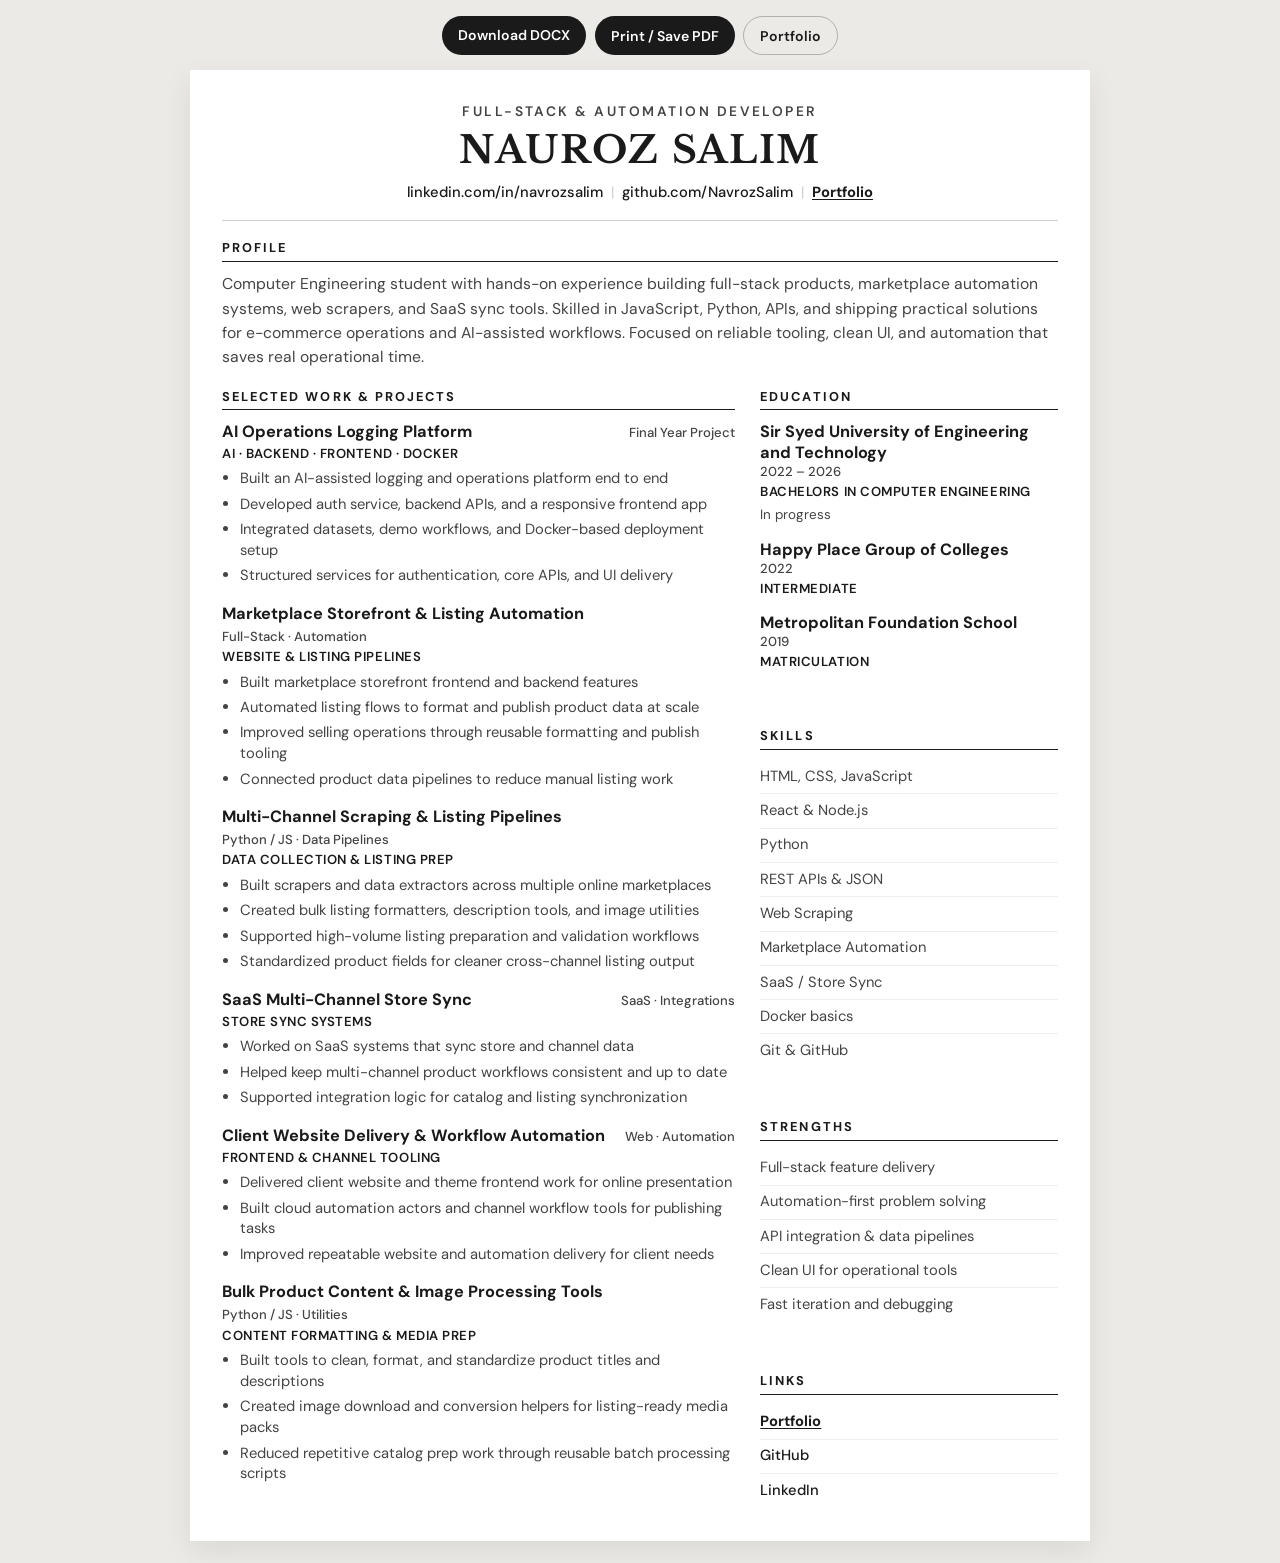
<file: cv.html>
<!DOCTYPE html>
<html lang="en">
<head>
    <meta charset="UTF-8">
    <meta name="viewport" content="width=device-width, initial-scale=1.0">
    <title>Nauroz Salim — CV</title>
    <link rel="preconnect" href="https://fonts.googleapis.com">
    <link rel="preconnect" href="https://fonts.gstatic.com" crossorigin>
    <link href="https://fonts.googleapis.com/css2?family=DM+Sans:ital,opsz,wght@0,9..40,400;0,9..40,500;0,9..40,600;0,9..40,700;1,9..40,400&family=Libre+Baskerville:wght@400;700&display=swap" rel="stylesheet">
    <link rel="stylesheet" href="cv.css">
</head>
<body>
    <div class="cv-toolbar screen-only">
        <a class="btn" href="Nauroz_Salim_CV.docx" download>Download DOCX</a>
        <button type="button" class="btn" onclick="window.print()">Print / Save PDF</button>
        <a class="btn btn--ghost" href="https://navrozsalim.github.io/Portfolio/" target="_blank" rel="noopener noreferrer">Portfolio</a>
    </div>

    <main class="cv" aria-label="Curriculum Vitae of Nauroz Salim">
        <header class="cv__header">
            <p class="cv__role">Full-Stack &amp; Automation Developer</p>
            <h1 class="cv__name">NAUROZ SALIM</h1>
            <p class="cv__contacts">
                <a href="https://www.linkedin.com/in/navrozsalim">linkedin.com/in/navrozsalim</a>
                <span class="sep">|</span>
                <a href="https://github.com/NavrozSalim">github.com/NavrozSalim</a>
                <span class="sep">|</span>
                <a class="cv__portfolio-link" href="https://navrozsalim.github.io/Portfolio/">Portfolio</a>
            </p>
        </header>

        <section class="cv__section">
            <h2>Profile</h2>
            <p>
                Computer Engineering student with hands-on experience building full-stack products,
                marketplace automation systems, web scrapers, and SaaS sync tools. Skilled in
                JavaScript, Python, APIs, and shipping practical solutions for e-commerce
                operations and AI-assisted workflows. Focused on reliable tooling, clean UI,
                and automation that saves real operational time.
            </p>
        </section>

        <div class="cv__columns">
            <div class="cv__main">
                <section class="cv__section">
                    <h2>Selected Work &amp; Projects</h2>

                    <article class="cv__job">
                        <div class="cv__job-top">
                            <h3>AI Operations Logging Platform</h3>
                            <span class="cv__dates">Final Year Project</span>
                        </div>
                        <p class="cv__job-role">AI · Backend · Frontend · Docker</p>
                        <ul>
                            <li>Built an AI-assisted logging and operations platform end to end</li>
                            <li>Developed auth service, backend APIs, and a responsive frontend app</li>
                            <li>Integrated datasets, demo workflows, and Docker-based deployment setup</li>
                            <li>Structured services for authentication, core APIs, and UI delivery</li>
                        </ul>
                    </article>

                    <article class="cv__job">
                        <div class="cv__job-top">
                            <h3>Marketplace Storefront &amp; Listing Automation</h3>
                            <span class="cv__dates">Full-Stack · Automation</span>
                        </div>
                        <p class="cv__job-role">Website &amp; Listing Pipelines</p>
                        <ul>
                            <li>Built marketplace storefront frontend and backend features</li>
                            <li>Automated listing flows to format and publish product data at scale</li>
                            <li>Improved selling operations through reusable formatting and publish tooling</li>
                            <li>Connected product data pipelines to reduce manual listing work</li>
                        </ul>
                    </article>

                    <article class="cv__job">
                        <div class="cv__job-top">
                            <h3>Multi-Channel Scraping &amp; Listing Pipelines</h3>
                            <span class="cv__dates">Python / JS · Data Pipelines</span>
                        </div>
                        <p class="cv__job-role">Data Collection &amp; Listing Prep</p>
                        <ul>
                            <li>Built scrapers and data extractors across multiple online marketplaces</li>
                            <li>Created bulk listing formatters, description tools, and image utilities</li>
                            <li>Supported high-volume listing preparation and validation workflows</li>
                            <li>Standardized product fields for cleaner cross-channel listing output</li>
                        </ul>
                    </article>

                    <article class="cv__job">
                        <div class="cv__job-top">
                            <h3>SaaS Multi-Channel Store Sync</h3>
                            <span class="cv__dates">SaaS · Integrations</span>
                        </div>
                        <p class="cv__job-role">Store Sync Systems</p>
                        <ul>
                            <li>Worked on SaaS systems that sync store and channel data</li>
                            <li>Helped keep multi-channel product workflows consistent and up to date</li>
                            <li>Supported integration logic for catalog and listing synchronization</li>
                        </ul>
                    </article>

                    <article class="cv__job">
                        <div class="cv__job-top">
                            <h3>Client Website Delivery &amp; Workflow Automation</h3>
                            <span class="cv__dates">Web · Automation</span>
                        </div>
                        <p class="cv__job-role">Frontend &amp; Channel Tooling</p>
                        <ul>
                            <li>Delivered client website and theme frontend work for online presentation</li>
                            <li>Built cloud automation actors and channel workflow tools for publishing tasks</li>
                            <li>Improved repeatable website and automation delivery for client needs</li>
                        </ul>
                    </article>

                    <article class="cv__job">
                        <div class="cv__job-top">
                            <h3>Bulk Product Content &amp; Image Processing Tools</h3>
                            <span class="cv__dates">Python / JS · Utilities</span>
                        </div>
                        <p class="cv__job-role">Content Formatting &amp; Media Prep</p>
                        <ul>
                            <li>Built tools to clean, format, and standardize product titles and descriptions</li>
                            <li>Created image download and conversion helpers for listing-ready media packs</li>
                            <li>Reduced repetitive catalog prep work through reusable batch processing scripts</li>
                        </ul>
                    </article>
                </section>
            </div>

            <aside class="cv__side">
                <section class="cv__section">
                    <h2>Education</h2>
                    <article class="cv__edu">
                        <h3>Sir Syed University of Engineering and Technology</h3>
                        <p class="cv__dates">2022 – 2026</p>
                        <p class="cv__job-role">Bachelors in Computer Engineering</p>
                        <p class="cv__note">In progress</p>
                    </article>
                    <article class="cv__edu">
                        <h3>Happy Place Group of Colleges</h3>
                        <p class="cv__dates">2022</p>
                        <p class="cv__job-role">Intermediate</p>
                    </article>
                    <article class="cv__edu">
                        <h3>Metropolitan Foundation School</h3>
                        <p class="cv__dates">2019</p>
                        <p class="cv__job-role">Matriculation</p>
                    </article>
                </section>

                <section class="cv__section">
                    <h2>Skills</h2>
                    <ul class="cv__skills">
                        <li>HTML, CSS, JavaScript</li>
                        <li>React &amp; Node.js</li>
                        <li>Python</li>
                        <li>REST APIs &amp; JSON</li>
                        <li>Web Scraping</li>
                        <li>Marketplace Automation</li>
                        <li>SaaS / Store Sync</li>
                        <li>Docker basics</li>
                        <li>Git &amp; GitHub</li>
                    </ul>
                </section>

                <section class="cv__section">
                    <h2>Strengths</h2>
                    <ul class="cv__skills">
                        <li>Full-stack feature delivery</li>
                        <li>Automation-first problem solving</li>
                        <li>API integration &amp; data pipelines</li>
                        <li>Clean UI for operational tools</li>
                        <li>Fast iteration and debugging</li>
                    </ul>
                </section>

                <section class="cv__section cv__section--last">
                    <h2>Links</h2>
                    <ul class="cv__skills">
                        <li><a class="cv__portfolio-link" href="https://navrozsalim.github.io/Portfolio/">Portfolio</a></li>
                        <li><a href="https://github.com/NavrozSalim">GitHub</a></li>
                        <li><a href="https://www.linkedin.com/in/navrozsalim">LinkedIn</a></li>
                    </ul>
                </section>
            </aside>
        </div>
    </main>
</body>
</html>
</file>
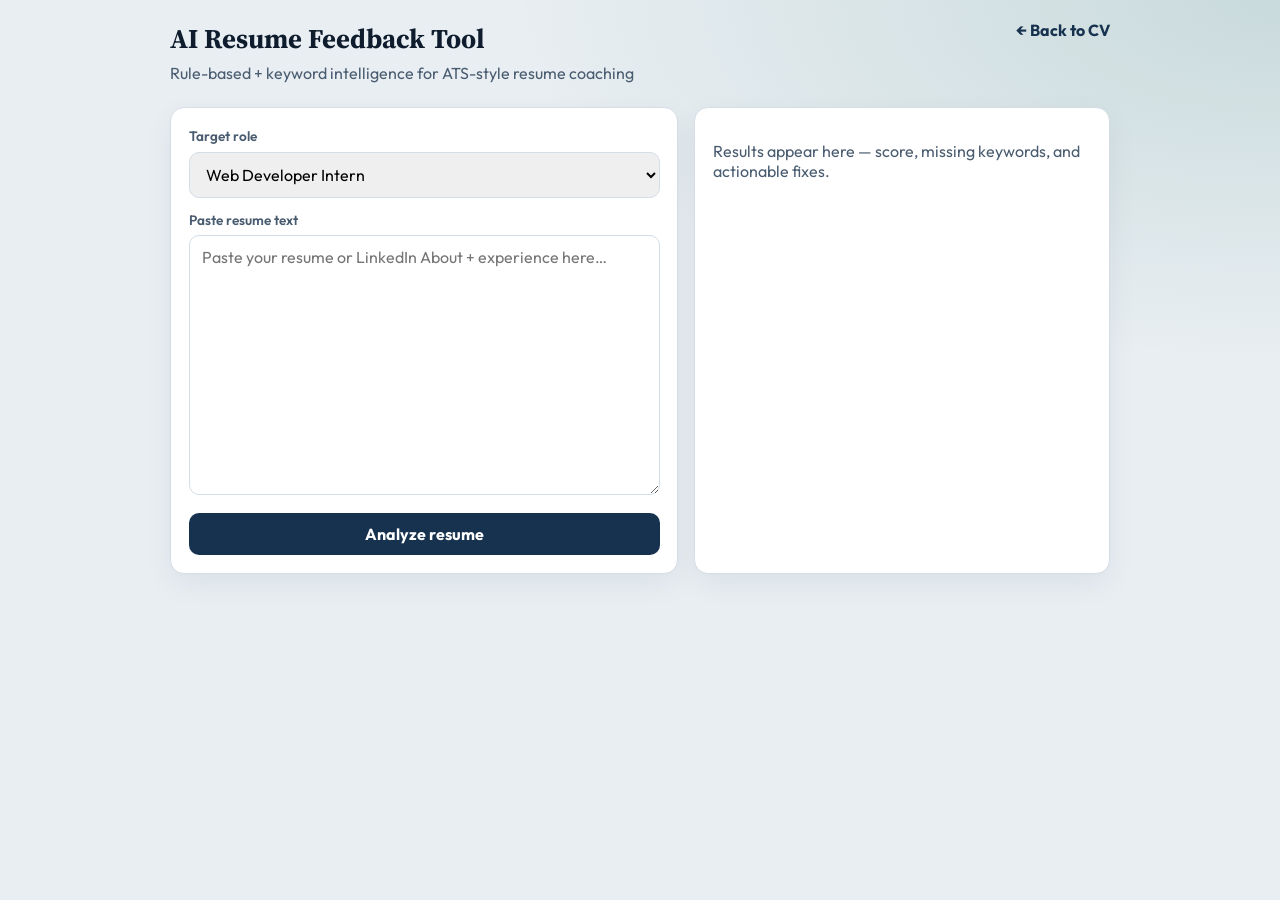
<file: projects/ai-resume-assistant.html>
<!DOCTYPE html>
<html lang="en">
<head>
  <meta charset="UTF-8">
  <meta name="viewport" content="width=device-width, initial-scale=1.0">
  <title>AI Resume Feedback Tool — Nauroz Salim</title>
  <link href="https://fonts.googleapis.com/css2?family=Outfit:wght@400;500;600;700&family=Source+Serif+4:opsz,wght@8..60,600&display=swap" rel="stylesheet">
  <style>
    :root {
      --ink: #0f1c2e;
      --muted: #4a5c70;
      --panel: #ffffff;
      --bg: #e8eef2;
      --accent: #1a6b5c;
      --band: #16324f;
      --line: #d5dde6;
      --good: #1b7f5a;
      --mid: #9a6b12;
      --bad: #a33b2b;
    }
    * { box-sizing: border-box; }
    body {
      margin: 0;
      font-family: Outfit, sans-serif;
      color: var(--ink);
      background:
        radial-gradient(ellipse 60% 40% at 100% 0%, rgba(26,107,92,.15), transparent),
        var(--bg);
      min-height: 100vh;
    }
    header {
      max-width: 980px;
      margin: 0 auto;
      padding: 1.25rem 1.25rem 0.5rem;
      display: flex;
      justify-content: space-between;
      gap: 1rem;
      align-items: start;
      flex-wrap: wrap;
    }
    h1 { margin: 0; font-family: "Source Serif 4", Georgia, serif; font-size: 1.7rem; }
    .sub { margin: 0.35rem 0 0; color: var(--muted); }
    a.back { color: var(--band); font-weight: 700; text-decoration: none; }
    .wrap {
      max-width: 980px;
      margin: 0 auto;
      padding: 1rem 1.25rem 2.5rem;
      display: grid;
      grid-template-columns: 1.1fr 0.9fr;
      gap: 1rem;
    }
    .card {
      background: var(--panel);
      border: 1px solid var(--line);
      border-radius: 14px;
      padding: 1.1rem;
      box-shadow: 0 10px 30px rgba(15,28,46,.06);
    }
    label { font-size: 0.85rem; font-weight: 600; color: var(--muted); }
    textarea, select, button, input {
      width: 100%;
      margin-top: 0.4rem;
      font: inherit;
      border-radius: 10px;
      border: 1px solid var(--line);
      padding: 0.7rem 0.8rem;
    }
    textarea { min-height: 260px; resize: vertical; }
    button {
      margin-top: 0.85rem;
      background: var(--band);
      color: #fff;
      border: none;
      font-weight: 700;
      cursor: pointer;
    }
    button:hover { background: var(--accent); }
    .score-wrap { display: flex; align-items: center; gap: 1rem; margin-bottom: 1rem; }
    .score {
      width: 84px; height: 84px; border-radius: 50%;
      display: grid; place-items: center;
      font-size: 1.5rem; font-weight: 700;
      border: 4px solid var(--accent);
      color: var(--accent);
    }
    .chips { display: flex; flex-wrap: wrap; gap: 0.4rem; margin: 0.5rem 0 1rem; }
    .chip {
      font-size: 0.78rem; font-weight: 600;
      padding: 0.3rem 0.6rem; border-radius: 999px;
      background: #eef5f3; color: var(--accent);
    }
    .item { margin: 0 0 0.85rem; padding-bottom: 0.85rem; border-bottom: 1px solid var(--line); }
    .item:last-child { border-bottom: none; margin: 0; padding: 0; }
    .item h3 { margin: 0 0 0.25rem; font-size: 0.95rem; }
    .item p { margin: 0; color: var(--muted); font-size: 0.9rem; line-height: 1.45; }
    .tag { font-size: 0.72rem; font-weight: 700; text-transform: uppercase; letter-spacing: .06em; }
    .good { color: var(--good); }
    .mid { color: var(--mid); }
    .bad { color: var(--bad); }
    .empty { color: var(--muted); }
    @media (max-width: 800px) { .wrap { grid-template-columns: 1fr; } }
  </style>
</head>
<body>
  <header>
    <div>
      <h1>AI Resume Feedback Tool</h1>
      <p class="sub">Rule-based + keyword intelligence for ATS-style resume coaching</p>
    </div>
    <a class="back" href="../cv.html">← Back to CV</a>
  </header>
  <div class="wrap">
    <section class="card">
      <label for="role">Target role</label>
      <select id="role">
        <option>Web Developer Intern</option>
        <option>Frontend Developer</option>
        <option>Full-Stack Developer</option>
        <option>Software Engineering Intern</option>
      </select>
      <label for="resume" style="display:block;margin-top:.8rem">Paste resume text</label>
      <textarea id="resume" placeholder="Paste your resume or LinkedIn About + experience here…"></textarea>
      <button type="button" id="analyze">Analyze resume</button>
    </section>
    <section class="card" id="out">
      <p class="empty">Results appear here — score, missing keywords, and actionable fixes.</p>
    </section>
  </div>
  <script>
    const keywordsByRole = {
      "Web Developer Intern": ["html", "css", "javascript", "react", "api", "git", "responsive", "portfolio", "internship"],
      "Frontend Developer": ["react", "javascript", "typescript", "css", "accessibility", "responsive", "component", "state", "ui"],
      "Full-Stack Developer": ["react", "node", "api", "database", "authentication", "rest", "javascript", "deploy", "testing"],
      "Software Engineering Intern": ["python", "algorithms", "git", "oop", "data structures", "api", "problem solving", "team"]
    };

    function analyze(text, role) {
      const lower = text.toLowerCase();
      const words = lower.split(/\W+/).filter(Boolean);
      const keys = keywordsByRole[role];
      const found = keys.filter(k => lower.includes(k));
      const missing = keys.filter(k => !lower.includes(k));
      let score = Math.round((found.length / keys.length) * 70);
      if (text.length > 400) score += 8;
      if (text.length > 900) score += 7;
      if (/\d{4}/.test(text)) score += 5;
      if (/project|built|developed|implemented/i.test(text)) score += 5;
      if (/http|github|linkedin|portfolio/i.test(text)) score += 5;
      score = Math.min(98, score);

      const tips = [];
      if (missing.length) {
        tips.push({
          level: "bad",
          title: "Add role keywords for ATS",
          body: "Missing high-signal terms: " + missing.slice(0, 5).join(", ") + "."
        });
      }
      if (!/measurable|%|\d+\+?/i.test(text)) {
        tips.push({
          level: "mid",
          title: "Quantify impact",
          body: "Add numbers (users, load time, features shipped) so recruiters see outcomes, not only tasks."
        });
      }
      if (!/react|node|python|api/i.test(text)) {
        tips.push({
          level: "mid",
          title: "Highlight modern stack",
          body: "Today’s junior roles expect React/Node or strong JavaScript + API work called out near the top."
        });
      }
      if (text.length < 350) {
        tips.push({
          level: "bad",
          title: "Expand project depth",
          body: "Each project should mention problem, tech, and result in 2–3 lines."
        });
      }
      tips.push({
        level: "good",
        title: "Lead with a hiring headline",
        body: "Put target title + strongest stack in the first two lines (e.g. Web Developer Intern | React, Node, APIs)."
      });

      return { score, found, missing, tips };
    }

    document.getElementById("analyze").addEventListener("click", () => {
      const text = document.getElementById("resume").value.trim();
      const role = document.getElementById("role").value;
      const out = document.getElementById("out");
      if (text.length < 40) {
        out.innerHTML = "<p class='empty'>Paste at least a short resume section to analyze.</p>";
        return;
      }
      const r = analyze(text, role);
      out.innerHTML = `
        <div class="score-wrap">
          <div class="score">${r.score}</div>
          <div>
            <strong>Match score for ${role}</strong>
            <p class="sub" style="margin:0.25rem 0 0">Based on keywords, structure signals, and project language.</p>
          </div>
        </div>
        <div class="chips">${r.found.map(k => `<span class="chip">${k}</span>`).join("") || "<span class='empty'>No target keywords found</span>"}</div>
        ${r.tips.map(t => `
          <article class="item">
            <div class="tag ${t.level}">${t.level === "good" ? "Keep" : t.level === "mid" ? "Improve" : "Fix"}</div>
            <h3>${t.title}</h3>
            <p>${t.body}</p>
          </article>
        `).join("")}
      `;
    });
  </script>
</body>
</html>
</file>
<file: cv.css>
:root {
    --ink: #1a1a1a;
    --muted: #444444;
    --line: #cfcfcf;
    --paper: #eceae6;
    --sheet: #ffffff;
}

* {
    box-sizing: border-box;
}

body {
    margin: 0;
    font-family: "DM Sans", "Segoe UI", Tahoma, sans-serif;
    color: #1a1a1a;
    background: var(--paper);
    -webkit-print-color-adjust: exact;
    print-color-adjust: exact;
}

.cv-toolbar {
    display: flex;
    flex-wrap: wrap;
    gap: 0.55rem;
    justify-content: center;
    padding: 1rem 1rem 0.35rem;
}

.btn {
    appearance: none;
    border: none;
    cursor: pointer;
    font-family: inherit;
    font-size: 0.88rem;
    font-weight: 600;
    padding: 0.6rem 1rem;
    border-radius: 999px;
    background: var(--ink);
    color: #fff;
    text-decoration: none;
}

.btn--ghost {
    background: transparent;
    color: var(--ink);
    border: 1.5px solid rgba(0, 0, 0, 0.25);
}

.cv {
    width: min(900px, calc(100% - 2rem));
    min-height: 1120px;
    margin: 0.6rem auto 1.4rem;
    background: var(--sheet);
    padding: 2rem 2rem 2.1rem;
    box-shadow: 0 10px 28px rgba(0, 0, 0, 0.08);
    display: flex;
    flex-direction: column;
}

.cv__header {
    text-align: center;
    border-bottom: 1px solid var(--line);
    padding-bottom: 1.1rem;
    margin-bottom: 1.15rem;
}

.cv__role {
    margin: 0 0 0.55rem;
    font-size: 0.86rem;
    font-weight: 600;
    letter-spacing: 0.18em;
    text-transform: uppercase;
    color: var(--muted);
}

.cv__name {
    margin: 0;
    font-family: "Libre Baskerville", Georgia, "Times New Roman", serif;
    font-size: 2.35rem;
    font-weight: 700;
    letter-spacing: 0.045em;
    line-height: 1.12;
    color: #1a1a1a;
}

.cv__contacts {
    margin: 0.7rem 0 0;
    font-size: 0.92rem;
    color: var(--muted);
    display: flex;
    flex-wrap: wrap;
    justify-content: center;
    gap: 0.3rem 0.5rem;
}

.cv__contacts a,
.cv__side a {
    color: var(--ink);
    text-decoration: none;
    font-weight: 500;
}

.cv__portfolio-link {
    font-weight: 700 !important;
    text-decoration: underline !important;
    text-underline-offset: 2px;
}

.cv__contacts a:hover,
.cv__side a:hover {
    text-decoration: underline;
}

.sep {
    color: var(--line);
}

.cv__section {
    margin-bottom: 1.15rem;
}

.cv__section--last {
    margin-bottom: 0;
}

.cv__section h2 {
    margin: 0 0 0.65rem;
    font-size: 0.8rem;
    font-weight: 700;
    letter-spacing: 0.16em;
    text-transform: uppercase;
    color: var(--ink);
    border-bottom: 1px solid var(--ink);
    padding-bottom: 0.28rem;
}

.cv__section > p {
    margin: 0;
    color: var(--muted);
    font-size: 0.98rem;
    line-height: 1.55;
}

.cv__columns {
    display: grid;
    grid-template-columns: 1.55fr 0.9fr;
    gap: 1.6rem;
    align-items: stretch;
    flex: 1;
}

.cv__main,
.cv__side {
    display: flex;
    flex-direction: column;
    height: 100%;
}

.cv__side {
    justify-content: space-between;
}

.cv__side .cv__section {
    margin-bottom: 0;
}

.cv__job,
.cv__edu {
    margin-bottom: 1.05rem;
}

.cv__job:last-child,
.cv__edu:last-child {
    margin-bottom: 0;
}

.cv__job-top {
    display: flex;
    flex-wrap: wrap;
    justify-content: space-between;
    gap: 0.25rem 0.7rem;
    align-items: baseline;
}

.cv__job-top h3,
.cv__edu h3 {
    margin: 0;
    font-size: 1.02rem;
    font-weight: 700;
}

.cv__dates {
    margin: 0;
    font-size: 0.82rem;
    color: var(--muted);
    font-weight: 500;
}

.cv__job-role {
    margin: 0.2rem 0 0.4rem;
    font-size: 0.82rem;
    font-weight: 600;
    letter-spacing: 0.04em;
    text-transform: uppercase;
    color: var(--ink);
}

.cv__note {
    margin: 0.15rem 0 0;
    font-size: 0.84rem;
    color: var(--muted);
}

.cv__job ul {
    margin: 0;
    padding-left: 1.15rem;
}

.cv__job li {
    margin-bottom: 0.28rem;
    font-size: 0.92rem;
    color: var(--muted);
    line-height: 1.42;
}

.cv__skills {
    list-style: none;
    margin: 0;
    padding: 0;
}

.cv__skills li {
    font-size: 0.92rem;
    color: var(--muted);
    padding: 0.42rem 0;
    border-bottom: 1px solid #eee;
    line-height: 1.35;
}

.cv__skills li:last-child {
    border-bottom: none;
}

.cv__edu {
    margin-bottom: 0.95rem;
}

@media (max-width: 720px) {
    .cv {
        min-height: 0;
    }

    .cv__columns {
        grid-template-columns: 1fr;
        gap: 1rem;
    }

    .cv__name {
        font-size: 1.8rem;
    }
}

@media print {
    @page {
        size: A4;
        margin: 9mm 11mm;
    }

    body {
        background: #fff !important;
    }

    .screen-only {
        display: none !important;
    }

    .cv {
        width: 100%;
        min-height: 277mm;
        margin: 0;
        padding: 0;
        box-shadow: none;
    }

    .cv__header {
        padding-bottom: 0.85rem;
        margin-bottom: 0.9rem;
    }

    .cv__name {
        font-size: 22pt;
    }

    .cv__role {
        font-size: 9pt;
        letter-spacing: 0.16em;
    }

    .cv__contacts {
        font-size: 9.5pt;
        margin-top: 0.55rem;
    }

    .cv__section {
        margin-bottom: 0.85rem;
    }

    .cv__section h2 {
        font-size: 9pt;
        margin-bottom: 0.45rem;
        padding-bottom: 0.2rem;
    }

    .cv__section > p {
        font-size: 10pt;
        line-height: 1.45;
    }

    .cv__job li,
    .cv__skills li {
        font-size: 9.5pt;
        line-height: 1.38;
    }

    .cv__job li {
        margin-bottom: 0.2rem;
    }

    .cv__job-top h3,
    .cv__edu h3 {
        font-size: 10.5pt;
    }

    .cv__job-role,
    .cv__dates,
    .cv__note {
        font-size: 8.5pt;
    }

    .cv__columns {
        gap: 1.15rem;
    }

    .cv__job {
        margin-bottom: 0.75rem;
        break-inside: avoid;
    }

    .cv__edu {
        margin-bottom: 0.7rem;
    }

    .cv__skills li {
        padding: 0.28rem 0;
    }

    a {
        color: inherit !important;
    }

    .cv__portfolio-link {
        text-decoration: underline !important;
    }
}
</file>
